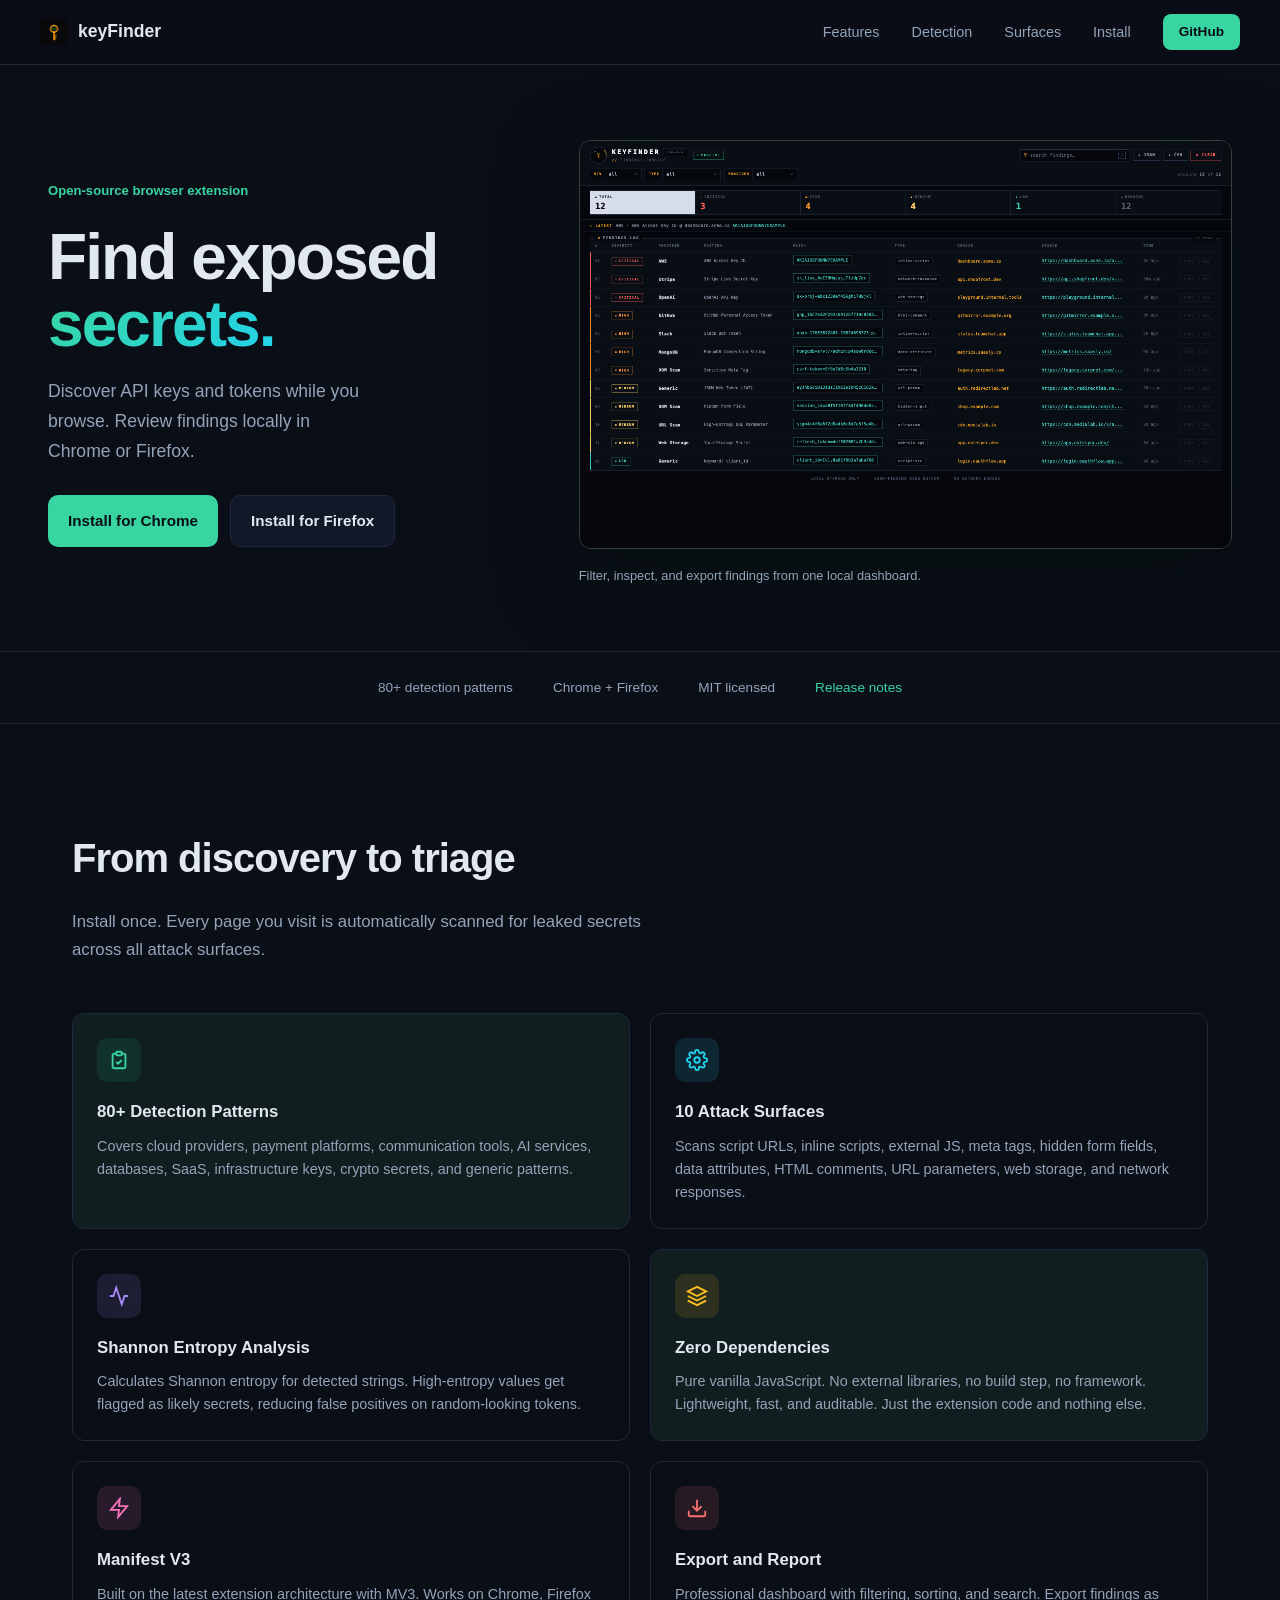
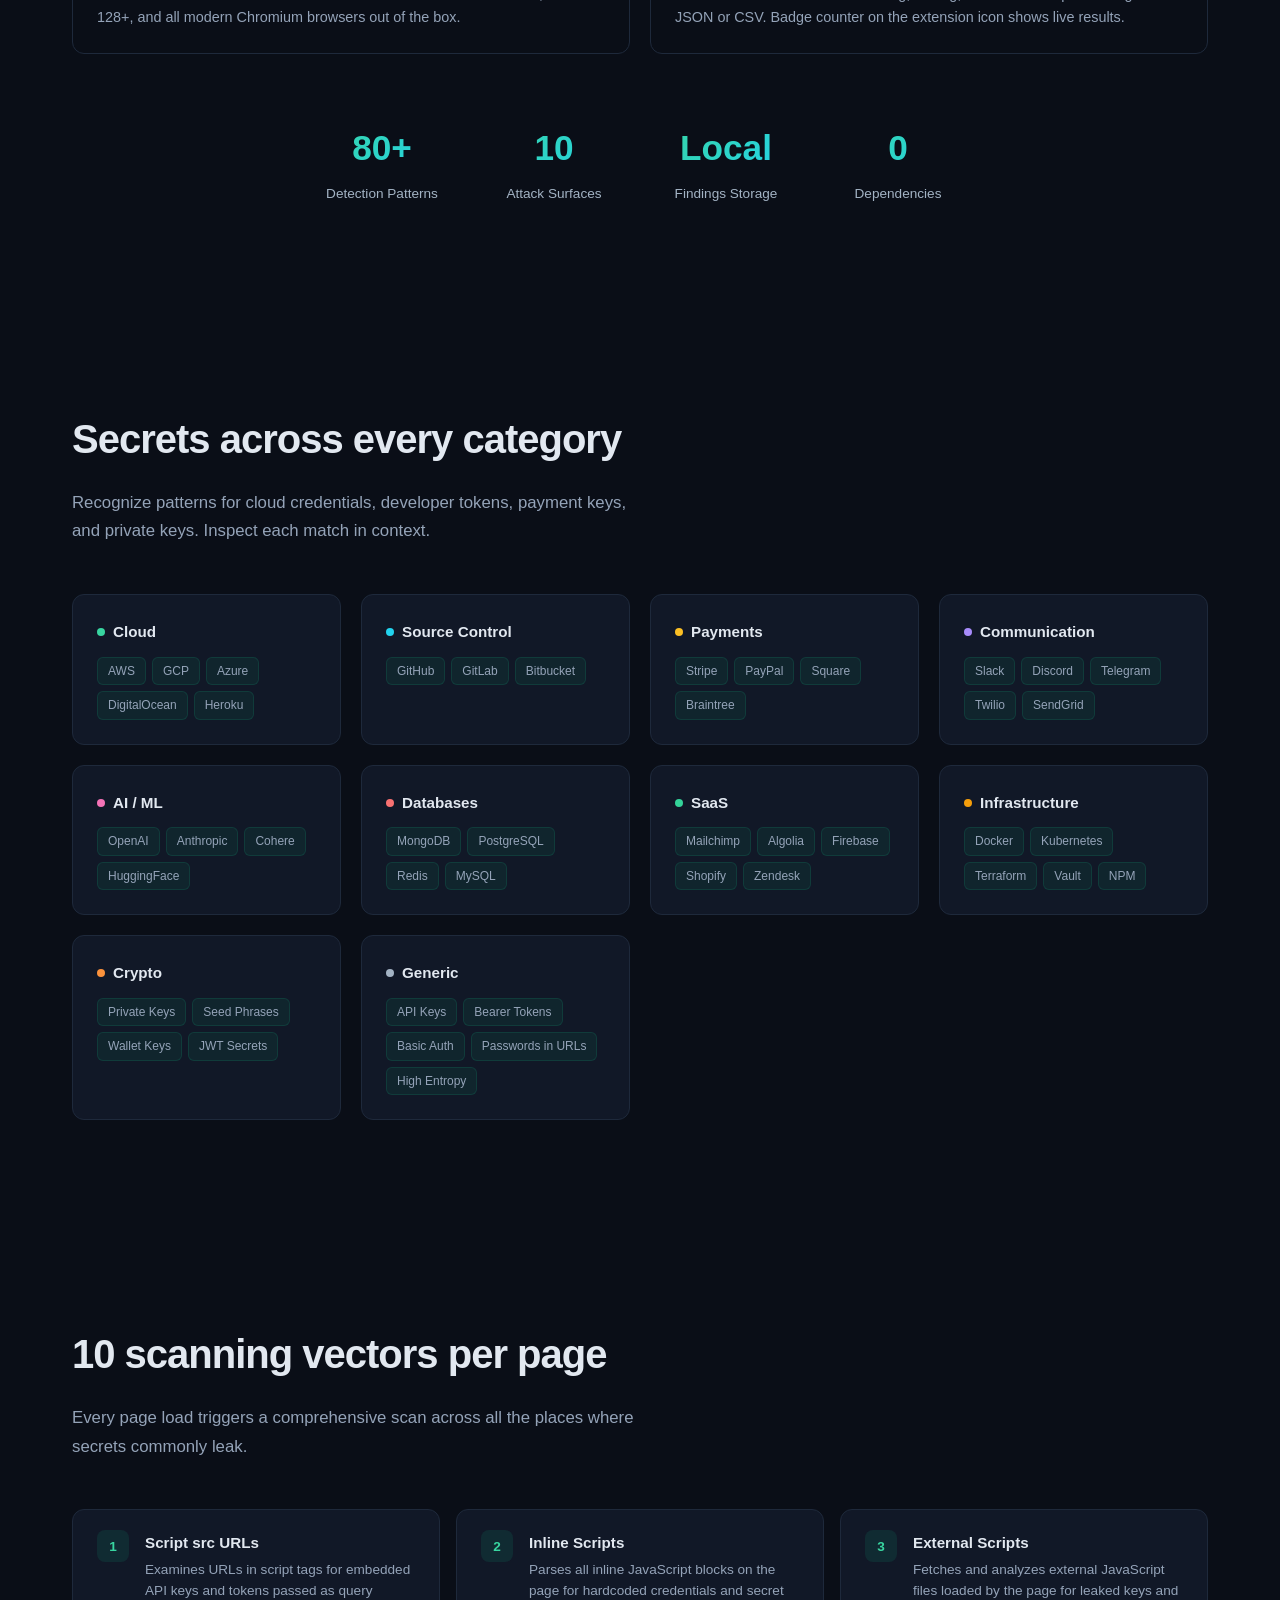
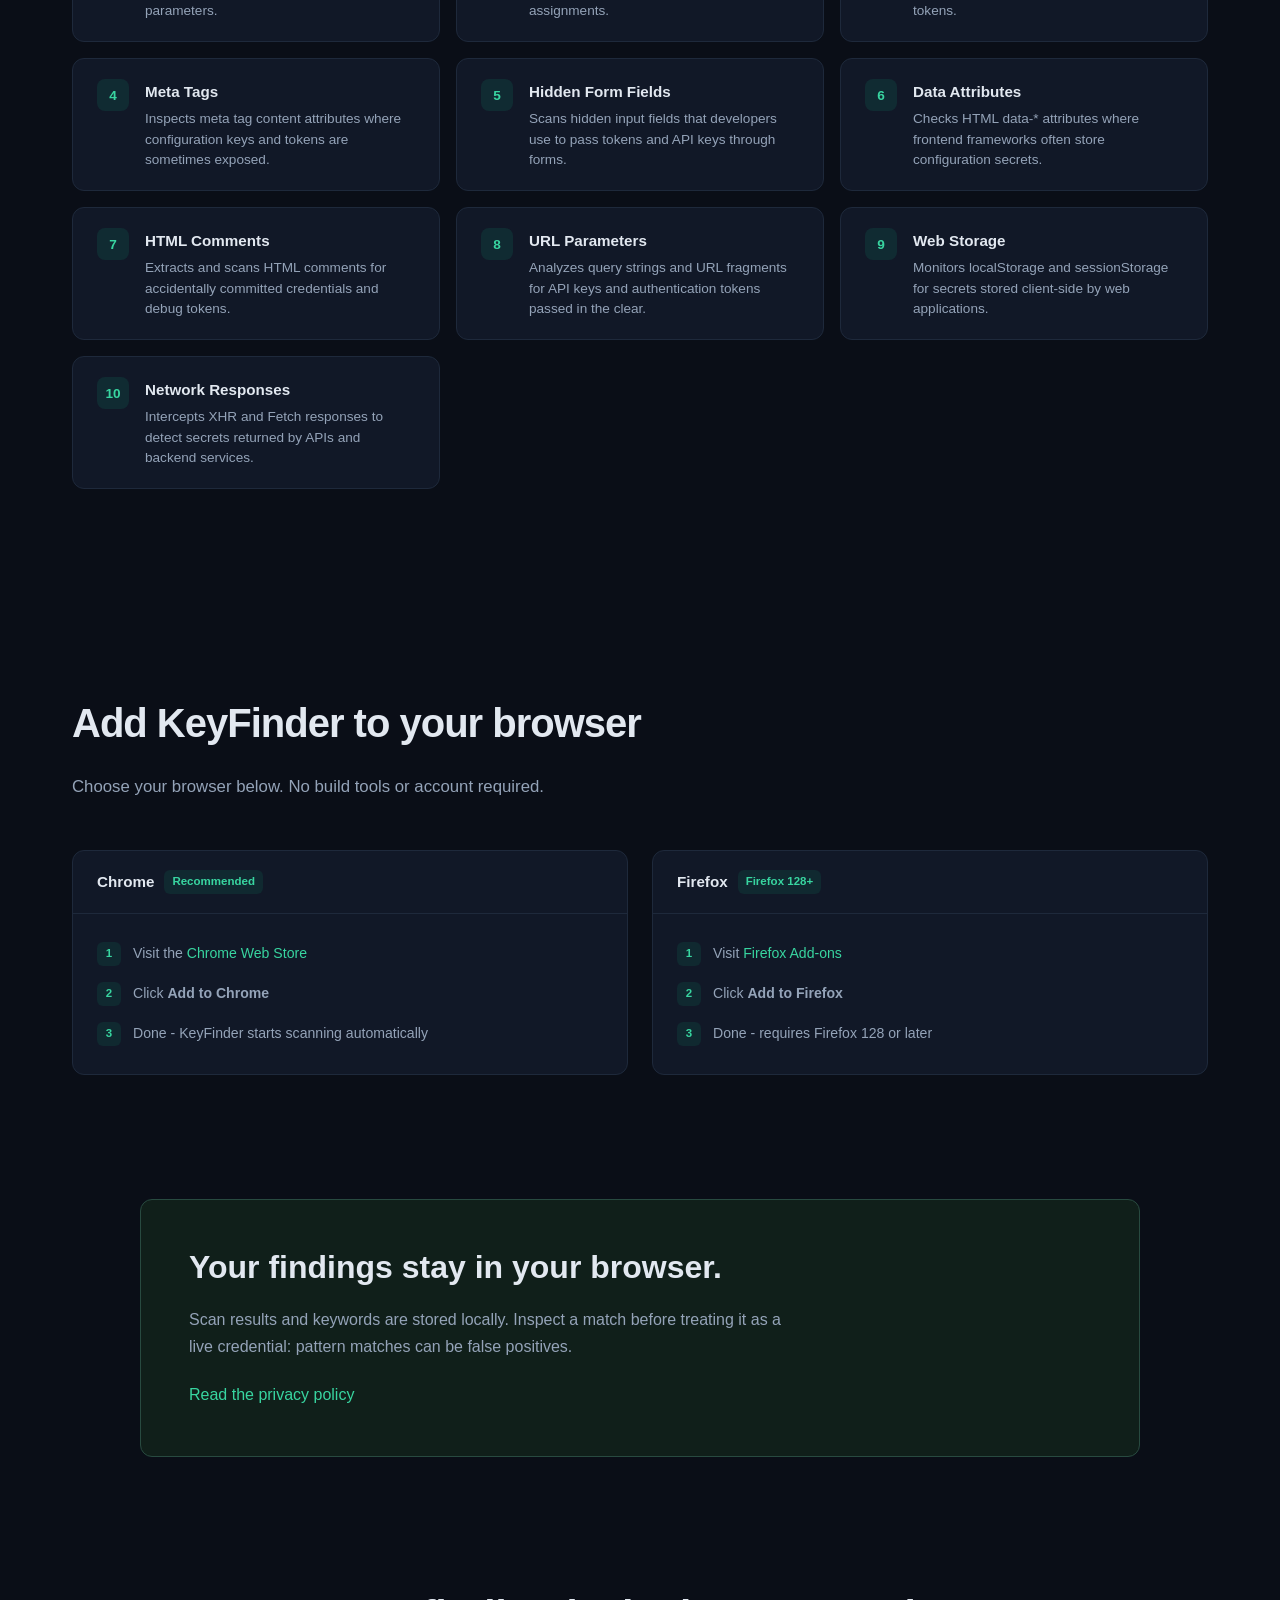
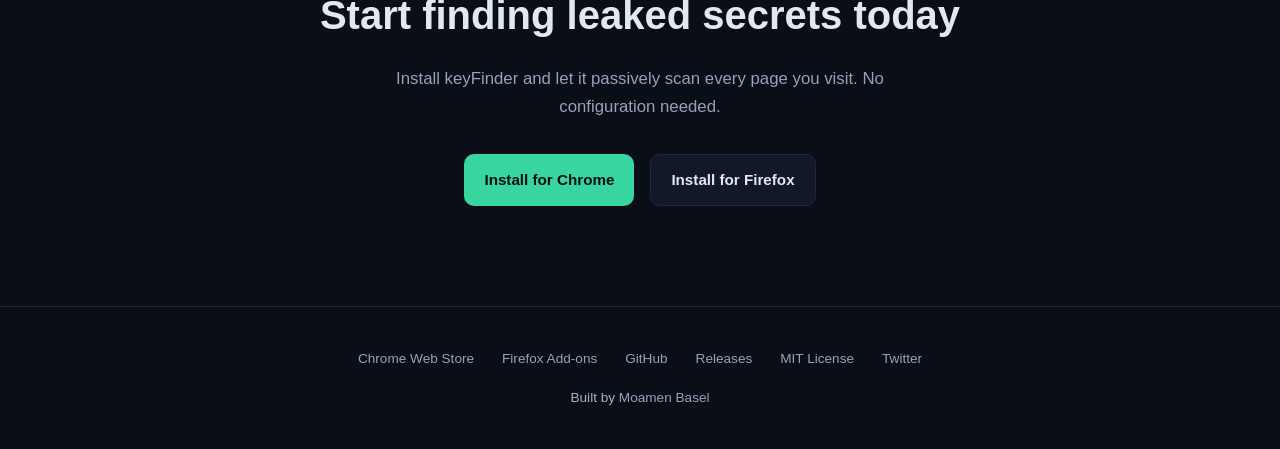
<file: index.html>
<!DOCTYPE html>
<html lang="en">
<head>
  <meta charset="UTF-8">
  <meta name="viewport" content="width=device-width, initial-scale=1.0">
  <title>keyFinder - Find Leaked API Keys, Tokens & Secrets in Your Browser</title>
  <meta name="description" content="Browser extension for Chrome and Firefox that passively finds leaked API keys, tokens, and secrets on every page you visit. 80+ detection patterns. 10 attack surfaces. Zero config. Manifest V3.">
  <meta name="keywords" content="browser extension secret scanner, api key finder, leaked credentials detector, secret detection, api keys, api security, chrome extension, firefox addon, bug bounty, pentesting, infosec, javascript, manifest v3, osint, reconnaissance, secrets, aws keys, cybersecurity, hacking, leaked credentials, secret scanner, security tool">
  <meta name="author" content="Moamen Basel">
  <meta name="robots" content="index, follow">
  <link rel="canonical" href="https://www.moamenbasel.com/keyFinder/">

  <!-- Open Graph -->
  <meta property="og:title" content="keyFinder - Passively Find Leaked Secrets in Your Browser">
  <meta property="og:description" content="Browser extension for Chrome and Firefox that scans every page for leaked API keys, tokens, and credentials. 80+ patterns. 10 attack surfaces. Zero config.">
  <meta property="og:type" content="website">
  <meta property="og:url" content="https://www.moamenbasel.com/keyFinder/">
  <meta property="og:image" content="https://www.moamenbasel.com/keyFinder/assets/dashboard.png">

  <!-- Twitter Card -->
  <meta name="twitter:card" content="summary_large_image">
  <meta name="twitter:site" content="@momenbassel">
  <meta name="twitter:creator" content="@momenbassel">
  <meta name="twitter:title" content="keyFinder - Passively Find Leaked Secrets in Your Browser">
  <meta name="twitter:description" content="Browser extension for Chrome and Firefox scanning every page for leaked API keys, tokens, and credentials. 80+ patterns. 10 attack surfaces. Zero config.">
  <meta name="twitter:image" content="https://www.moamenbasel.com/keyFinder/assets/dashboard.png">

  <!-- Favicon -->
  <link rel="icon" type="image/png" href="assets/icon.png">

  <!-- JSON-LD Structured Data -->
  <script type="application/ld+json">
  {
    "@context": "https://schema.org",
    "@type": "SoftwareApplication",
    "name": "keyFinder",
    "applicationCategory": "BrowserExtension",
    "operatingSystem": "Chrome, Firefox, Chromium",
    "offers": { "@type": "Offer", "price": "0", "priceCurrency": "USD" },
    "description": "Browser extension for Chrome and Firefox that passively finds leaked API keys, tokens, and secrets on every page you visit. 80+ detection patterns across 10 attack surfaces with zero configuration.",
    "url": "https://www.moamenbasel.com/keyFinder/",
    "downloadUrl": "https://github.com/momenbasel/keyFinder/releases",
    "author": { "@type": "Person", "name": "Moamen Basel", "url": "https://github.com/momenbasel" },
    "license": "https://opensource.org/licenses/MIT",
    "programmingLanguage": "JavaScript",
    "browserRequirements": "Requires Chrome, Firefox 128+, or Chromium-based browser with Manifest V3 support"
  }
  </script>

  <style>
    :root {
      --bg: #0a0e17;
      --bg-card: #111827;
      --bg-code: #0d1520;
      --border: #1e293b;
      --text: #e2e8f0;
      --text-dim: #94a3b8;
      --text-muted: #64748b;
      --accent: #10b981;
      --accent-secondary: #22d3ee;
      --accent-glow: rgba(16, 185, 129, 0.15);
      --accent-glow-secondary: rgba(34, 211, 238, 0.1);
      --green: #34d399;
      --yellow: #fbbf24;
      --purple: #a78bfa;
      --pink: #f472b6;
      --red: #f87171;
      --cyan: #22d3ee;
      --radius: 12px;
    }

    * { margin: 0; padding: 0; box-sizing: border-box; }
    html { scroll-behavior: smooth; }

    body {
      font-family: -apple-system, BlinkMacSystemFont, 'Segoe UI', Roboto, 'Helvetica Neue', sans-serif;
      background: var(--bg);
      color: var(--text);
      line-height: 1.7;
      overflow-x: hidden;
    }

    a { color: var(--accent); text-decoration: none; transition: opacity 0.2s; }
    a:hover { opacity: 0.85; }

    code, pre {
      font-family: 'SF Mono', 'Fira Code', 'JetBrains Mono', 'Cascadia Code', monospace;
    }

    /* ---- NAV ---- */
    nav {
      position: fixed; top: 0; width: 100%; z-index: 100;
      background: rgba(10, 14, 23, 0.8);
      backdrop-filter: blur(20px);
      border-bottom: 1px solid var(--border);
      padding: 0 2rem;
    }
    .nav-inner {
      max-width: 1200px; margin: 0 auto;
      display: flex; align-items: center; justify-content: space-between;
      height: 64px;
    }
    .nav-logo {
      display: flex; align-items: center; gap: 10px;
      font-weight: 700; font-size: 1.1rem; color: var(--text);
    }
    .nav-logo img { height: 28px; width: 28px; border-radius: 6px; }
    .nav-links { display: flex; gap: 2rem; align-items: center; }
    .nav-links a { color: var(--text-dim); font-size: 0.9rem; font-weight: 500; }
    .nav-links a:hover { color: var(--text); }
    .nav-links .btn-sm {
      background: var(--accent);
      color: #0a0e17;
      padding: 6px 16px;
      border-radius: 8px;
      font-weight: 600;
      font-size: 0.85rem;
    }
    .nav-links .btn-sm:hover { opacity: 0.9; }

    /* ---- HERO ---- */
    .hero {
      min-height: 100vh;
      display: flex; align-items: center; justify-content: center;
      padding: 120px 2rem 80px;
      position: relative;
      overflow: hidden;
    }
    .hero::before {
      content: '';
      position: absolute;
      top: -40%; left: 50%; transform: translateX(-50%);
      width: 800px; height: 800px;
      background: radial-gradient(circle, var(--accent-glow) 0%, transparent 70%);
      pointer-events: none;
    }
    .hero-content {
      max-width: 800px;
      text-align: center;
      position: relative; z-index: 1;
    }
    .hero-badge {
      display: inline-flex; align-items: center; gap: 8px;
      background: var(--bg-card);
      border: 1px solid var(--border);
      border-radius: 100px;
      padding: 6px 16px;
      font-size: 0.82rem;
      color: var(--text-dim);
      margin-bottom: 2rem;
    }
    .hero-badge span { color: var(--accent); font-weight: 600; }
    .hero h1 {
      font-size: clamp(2.5rem, 6vw, 4rem);
      font-weight: 800;
      line-height: 1.15;
      letter-spacing: -0.03em;
      margin-bottom: 1.25rem;
    }
    .hero h1 .gradient {
      background: linear-gradient(135deg, var(--accent), var(--accent-secondary));
      -webkit-background-clip: text;
      -webkit-text-fill-color: transparent;
      background-clip: text;
    }
    .hero p {
      font-size: 1.2rem;
      color: var(--text-dim);
      max-width: 600px;
      margin: 0 auto 2.5rem;
    }
    .hero-actions {
      display: flex; gap: 1rem; justify-content: center; flex-wrap: wrap;
    }
    .btn {
      display: inline-flex; align-items: center; gap: 8px;
      padding: 12px 28px;
      border-radius: 10px;
      font-weight: 600;
      font-size: 0.95rem;
      transition: all 0.2s;
      cursor: pointer;
      border: none;
    }
    .btn-primary {
      background: var(--accent);
      color: #0a0e17;
    }
    .btn-primary:hover { box-shadow: 0 0 30px var(--accent-glow); transform: translateY(-1px); color: #0a0e17; }
    .btn-secondary {
      background: var(--bg-card);
      color: var(--text);
      border: 1px solid var(--border);
    }
    .btn-secondary:hover { border-color: var(--text-muted); transform: translateY(-1px); }

    /* ---- SURFACES VISUAL ---- */
    .surfaces-visual {
      margin-top: 4rem;
      display: grid;
      grid-template-columns: repeat(5, 1fr);
      gap: 12px;
      max-width: 640px;
      margin-left: auto;
      margin-right: auto;
    }
    .surface-chip {
      background: var(--bg-card);
      border: 1px solid var(--border);
      border-radius: 10px;
      padding: 16px 8px;
      text-align: center;
      transition: border-color 0.3s, transform 0.2s;
    }
    .surface-chip:hover { border-color: var(--accent); transform: translateY(-2px); }
    .surface-chip .s-icon {
      font-size: 1.4rem;
      margin-bottom: 6px;
      display: block;
      color: var(--accent);
    }
    .surface-chip .s-icon svg { width: 24px; height: 24px; display: inline-block; }
    .surface-chip .s-label {
      font-size: 0.7rem;
      color: var(--text-dim);
      line-height: 1.3;
      font-weight: 500;
    }

    /* ---- SECTIONS ---- */
    section {
      padding: 100px 2rem;
      max-width: 1200px;
      margin: 0 auto;
    }
    .section-label {
      text-transform: uppercase;
      font-size: 0.78rem;
      font-weight: 700;
      letter-spacing: 0.1em;
      color: var(--accent);
      margin-bottom: 0.75rem;
    }
    .section-title {
      font-size: clamp(1.8rem, 4vw, 2.5rem);
      font-weight: 800;
      letter-spacing: -0.02em;
      margin-bottom: 1rem;
    }
    .section-desc {
      color: var(--text-dim);
      font-size: 1.05rem;
      max-width: 600px;
      margin-bottom: 3rem;
    }

    /* ---- FEATURES GRID ---- */
    .features-grid {
      display: grid;
      grid-template-columns: repeat(auto-fit, minmax(320px, 1fr));
      gap: 1.25rem;
    }
    .feature-card {
      background: var(--bg-card);
      border: 1px solid var(--border);
      border-radius: var(--radius);
      padding: 28px;
      transition: border-color 0.3s, transform 0.2s;
    }
    .feature-card:hover { border-color: var(--accent); transform: translateY(-2px); }
    .feature-icon {
      width: 44px; height: 44px;
      border-radius: 10px;
      display: flex; align-items: center; justify-content: center;
      font-size: 1.3rem;
      margin-bottom: 16px;
    }
    .feature-icon.emerald { background: rgba(16, 185, 129, 0.12); color: var(--accent); }
    .feature-icon.cyan { background: rgba(34, 211, 238, 0.12); color: var(--cyan); }
    .feature-icon.purple { background: rgba(167, 139, 250, 0.12); color: var(--purple); }
    .feature-icon.yellow { background: rgba(251, 191, 36, 0.12); color: var(--yellow); }
    .feature-icon.pink { background: rgba(244, 114, 182, 0.12); color: var(--pink); }
    .feature-icon.red { background: rgba(248, 113, 113, 0.12); color: var(--red); }
    .feature-card h3 {
      font-size: 1.05rem; font-weight: 700;
      margin-bottom: 8px;
    }
    .feature-card p {
      color: var(--text-dim); font-size: 0.9rem; line-height: 1.6;
    }

    /* ---- DETECTION COVERAGE ---- */
    .detection-grid {
      display: grid;
      grid-template-columns: repeat(auto-fit, minmax(260px, 1fr));
      gap: 1.25rem;
    }
    .detection-card {
      background: var(--bg-card);
      border: 1px solid var(--border);
      border-radius: var(--radius);
      padding: 24px;
      transition: border-color 0.3s;
    }
    .detection-card:hover { border-color: var(--accent); }
    .detection-card h4 {
      font-size: 0.95rem;
      font-weight: 700;
      margin-bottom: 12px;
      display: flex;
      align-items: center;
      gap: 8px;
    }
    .detection-card h4 .d-dot {
      width: 8px; height: 8px;
      border-radius: 50%;
      flex-shrink: 0;
    }
    .detection-card .providers-list {
      display: flex;
      flex-wrap: wrap;
      gap: 6px;
    }
    .detection-card .prov-tag {
      display: inline-block;
      background: rgba(16, 185, 129, 0.08);
      border: 1px solid rgba(16, 185, 129, 0.15);
      color: var(--text-dim);
      padding: 3px 10px;
      border-radius: 6px;
      font-size: 0.75rem;
      font-weight: 500;
    }

    /* ---- ATTACK SURFACES ---- */
    .surfaces-list {
      display: grid;
      grid-template-columns: repeat(auto-fit, minmax(340px, 1fr));
      gap: 1rem;
    }
    .surface-item {
      display: flex;
      align-items: flex-start;
      gap: 16px;
      background: var(--bg-card);
      border: 1px solid var(--border);
      border-radius: var(--radius);
      padding: 20px 24px;
      transition: border-color 0.3s;
    }
    .surface-item:hover { border-color: var(--accent); }
    .surface-num {
      flex-shrink: 0;
      width: 32px; height: 32px;
      border-radius: 8px;
      background: rgba(16, 185, 129, 0.12);
      color: var(--accent);
      display: flex; align-items: center; justify-content: center;
      font-weight: 700;
      font-size: 0.85rem;
    }
    .surface-item h4 {
      font-size: 0.95rem;
      font-weight: 700;
      margin-bottom: 4px;
    }
    .surface-item p {
      color: var(--text-dim);
      font-size: 0.85rem;
      line-height: 1.5;
    }

    /* ---- INSTALL SECTION ---- */
    .install-grid {
      display: grid;
      grid-template-columns: repeat(auto-fit, minmax(340px, 1fr));
      gap: 1.5rem;
    }
    .install-card {
      background: var(--bg-card);
      border: 1px solid var(--border);
      border-radius: var(--radius);
      overflow: hidden;
    }
    .install-header {
      padding: 18px 24px;
      border-bottom: 1px solid var(--border);
      font-weight: 700;
      font-size: 0.95rem;
      display: flex;
      align-items: center;
      gap: 10px;
    }
    .install-header .tag {
      display: inline-block;
      background: rgba(16, 185, 129, 0.1);
      color: var(--accent);
      padding: 2px 8px;
      border-radius: 6px;
      font-size: 0.72rem;
      font-weight: 600;
    }
    .install-body {
      padding: 20px 24px;
    }
    .install-step {
      display: flex;
      gap: 12px;
      padding: 8px 0;
      align-items: flex-start;
    }
    .install-step .step-num {
      flex-shrink: 0;
      width: 24px; height: 24px;
      border-radius: 6px;
      background: rgba(16, 185, 129, 0.1);
      color: var(--accent);
      display: flex; align-items: center; justify-content: center;
      font-weight: 700;
      font-size: 0.72rem;
    }
    .install-step .step-text {
      color: var(--text-dim);
      font-size: 0.88rem;
      line-height: 1.6;
    }
    .install-step .step-text code {
      background: var(--bg-code);
      border: 1px solid var(--border);
      padding: 1px 6px;
      border-radius: 4px;
      font-size: 0.82rem;
      color: var(--text);
    }

    /* ---- STATS ---- */
    .stats-row {
      display: flex; gap: 2rem; justify-content: center; flex-wrap: wrap;
      margin-top: 4rem;
    }
    .stat {
      text-align: center;
      min-width: 140px;
    }
    .stat-val {
      font-size: 2.2rem;
      font-weight: 800;
      background: linear-gradient(135deg, var(--accent), var(--accent-secondary));
      -webkit-background-clip: text;
      -webkit-text-fill-color: transparent;
      background-clip: text;
    }
    .stat-label {
      font-size: 0.85rem;
      color: var(--text-muted);
      margin-top: 4px;
    }

    /* ---- CTA ---- */
    .cta {
      text-align: center;
      padding: 100px 2rem;
      position: relative;
    }
    .cta::before {
      content: '';
      position: absolute;
      bottom: 0; left: 50%; transform: translateX(-50%);
      width: 600px; height: 400px;
      background: radial-gradient(circle, var(--accent-glow) 0%, transparent 70%);
      pointer-events: none;
    }
    .cta h2 {
      font-size: clamp(1.8rem, 4vw, 2.5rem);
      font-weight: 800;
      margin-bottom: 1rem;
    }
    .cta p {
      color: var(--text-dim);
      font-size: 1.05rem;
      max-width: 500px;
      margin: 0 auto 2rem;
    }

    /* ---- FOOTER ---- */
    footer {
      border-top: 1px solid var(--border);
      padding: 40px 2rem;
      text-align: center;
      color: var(--text-muted);
      font-size: 0.85rem;
    }
    footer a { color: var(--text-dim); }
    .footer-links {
      display: flex; gap: 2rem; justify-content: center;
      margin-bottom: 1rem;
    }

    /* ---- RESPONSIVE ---- */
    @media (max-width: 768px) {
      .nav-links a:not(.btn-sm) { display: none; }
      .features-grid { grid-template-columns: 1fr; }
      .detection-grid { grid-template-columns: 1fr; }
      .surfaces-list { grid-template-columns: 1fr; }
      .install-grid { grid-template-columns: 1fr; }
      .surfaces-visual { grid-template-columns: repeat(3, 1fr); }
      section { padding: 60px 1.25rem; }
    }
    @media (max-width: 480px) {
      .surfaces-visual { grid-template-columns: repeat(2, 1fr); }
    }

    /* ---- ANIMATIONS ---- */
    @keyframes fadeUp {
      from { opacity: 0; transform: translateY(20px); }
      to { opacity: 1; transform: translateY(0); }
    }
    .animate {
      opacity: 0;
      animation: fadeUp 0.6s ease forwards;
    }
    .animate.d1 { animation-delay: 0.1s; }
    .animate.d2 { animation-delay: 0.2s; }
    .animate.d3 { animation-delay: 0.3s; }
    .animate.d4 { animation-delay: 0.4s; }
  </style>
  <link rel="stylesheet" href="refresh.css">
  <noscript><style>nav{position:static}.nav-inner{height:auto;min-height:64px;flex-wrap:wrap;padding-block:12px;gap:16px}.menu-toggle{display:none}.nav-links{display:flex;position:static;flex-wrap:wrap;padding:0;background:none;border:0}.nav-links a:not(.btn-sm){display:block}</style></noscript>
</head>
<body>
  <a class="skip-link" href="#main">Skip to content</a>

  <!-- NAV -->
  <nav aria-label="Main navigation">
    <div class="nav-inner">
      <a href="#" class="nav-logo">
        <img src="assets/icon.png" alt="keyFinder">
        keyFinder
      </a>
      <button class="menu-toggle" type="button" aria-expanded="false" aria-controls="site-navigation">Menu</button>
      <div class="nav-links" id="site-navigation">
        <a href="#features">Features</a>
        <a href="#detection">Detection</a>
        <a href="#surfaces">Surfaces</a>
        <a href="#install">Install</a>
        <a href="https://github.com/momenbasel/keyFinder" class="btn-sm">GitHub</a>
      </div>
    </div>
  </nav>

  <main id="main" tabindex="-1">
  <section class="hero">
    <div class="hero-content">
      <p class="hero-kicker">Open-source browser extension</p>
      <h1>Find exposed<br><span class="gradient">secrets.</span></h1>
      <p>Discover API keys and tokens while you browse. Review findings locally in Chrome or Firefox.</p>
      <div class="hero-actions">
        <a href="https://chromewebstore.google.com/detail/keyfinder/oogbljkilkfgdlkbmajlolpanilnnkim" class="btn btn-primary">Install for Chrome</a>
        <a href="https://addons.mozilla.org/en-US/firefox/addon/keyfinder-original/" class="btn btn-secondary">Install for Firefox</a>
      </div>
    </div>
    <figure class="hero-preview">
      <a href="assets/dashboard.png" aria-label="View full KeyFinder dashboard screenshot"><img src="assets/dashboard.png" width="1280" height="800" alt="KeyFinder findings dashboard with severity filters, search, and export controls" fetchpriority="high"></a>
      <figcaption>Filter, inspect, and export findings from one local dashboard.</figcaption>
    </figure>
  </section>
  <div class="product-facts" aria-label="Product details"><span>80+ detection patterns</span><span>Chrome + Firefox</span><span>MIT licensed</span><a href="https://github.com/momenbasel/keyFinder/releases/latest">Release notes</a></div>

  <!-- FEATURES -->
  <section id="features">
    <div class="section-label">Features</div>
    <h2 class="section-title">From discovery to triage</h2>
    <p class="section-desc">Install once. Every page you visit is automatically scanned for leaked secrets across all attack surfaces.</p>
    <div class="features-grid">
      <div class="feature-card">
        <div class="feature-icon emerald">
          <svg width="22" height="22" fill="none" stroke="currentColor" stroke-width="2" viewBox="0 0 24 24"><path d="M9 5H7a2 2 0 00-2 2v12a2 2 0 002 2h10a2 2 0 002-2V7a2 2 0 00-2-2h-2"/><rect x="9" y="3" width="6" height="4" rx="1"/><path d="M9 14l2 2 4-4"/></svg>
        </div>
        <h3>80+ Detection Patterns</h3>
        <p>Covers cloud providers, payment platforms, communication tools, AI services, databases, SaaS, infrastructure keys, crypto secrets, and generic patterns.</p>
      </div>
      <div class="feature-card">
        <div class="feature-icon cyan">
          <svg width="22" height="22" fill="none" stroke="currentColor" stroke-width="2" viewBox="0 0 24 24"><circle cx="12" cy="12" r="3"/><path d="M19.4 15a1.65 1.65 0 00.33 1.82l.06.06a2 2 0 010 2.83 2 2 0 01-2.83 0l-.06-.06a1.65 1.65 0 00-1.82-.33 1.65 1.65 0 00-1 1.51V21a2 2 0 01-4 0v-.09A1.65 1.65 0 009 19.4a1.65 1.65 0 00-1.82.33l-.06.06a2 2 0 01-2.83 0 2 2 0 010-2.83l.06-.06A1.65 1.65 0 004.68 15a1.65 1.65 0 00-1.51-1H3a2 2 0 010-4h.09A1.65 1.65 0 004.6 9a1.65 1.65 0 00-.33-1.82l-.06-.06a2 2 0 012.83-2.83l.06.06a1.65 1.65 0 001.82.33H9a1.65 1.65 0 001-1.51V3a2 2 0 014 0v.09a1.65 1.65 0 001 1.51 1.65 1.65 0 001.82-.33l.06-.06a2 2 0 012.83 2.83l-.06.06a1.65 1.65 0 00-.33 1.82V9a1.65 1.65 0 001.51 1H21a2 2 0 010 4h-.09a1.65 1.65 0 00-1.51 1z"/></svg>
        </div>
        <h3>10 Attack Surfaces</h3>
        <p>Scans script URLs, inline scripts, external JS, meta tags, hidden form fields, data attributes, HTML comments, URL parameters, web storage, and network responses.</p>
      </div>
      <div class="feature-card">
        <div class="feature-icon purple">
          <svg width="22" height="22" fill="none" stroke="currentColor" stroke-width="2" viewBox="0 0 24 24"><path d="M22 12h-4l-3 9L9 3l-3 9H2"/></svg>
        </div>
        <h3>Shannon Entropy Analysis</h3>
        <p>Calculates Shannon entropy for detected strings. High-entropy values get flagged as likely secrets, reducing false positives on random-looking tokens.</p>
      </div>
      <div class="feature-card">
        <div class="feature-icon yellow">
          <svg width="22" height="22" fill="none" stroke="currentColor" stroke-width="2" viewBox="0 0 24 24"><path d="M12 2L2 7l10 5 10-5-10-5zM2 17l10 5 10-5M2 12l10 5 10-5"/></svg>
        </div>
        <h3>Zero Dependencies</h3>
        <p>Pure vanilla JavaScript. No external libraries, no build step, no framework. Lightweight, fast, and auditable. Just the extension code and nothing else.</p>
      </div>
      <div class="feature-card">
        <div class="feature-icon pink">
          <svg width="22" height="22" fill="none" stroke="currentColor" stroke-width="2" viewBox="0 0 24 24"><path d="M13 2L3 14h9l-1 8 10-12h-9l1-8z"/></svg>
        </div>
        <h3>Manifest V3</h3>
        <p>Built on the latest extension architecture with MV3. Works on Chrome, Firefox 128+, and all modern Chromium browsers out of the box.</p>
      </div>
      <div class="feature-card">
        <div class="feature-icon red">
          <svg width="22" height="22" fill="none" stroke="currentColor" stroke-width="2" viewBox="0 0 24 24"><path d="M21 15v4a2 2 0 01-2 2H5a2 2 0 01-2-2v-4"/><polyline points="7 10 12 15 17 10"/><line x1="12" y1="15" x2="12" y2="3"/></svg>
        </div>
        <h3>Export and Report</h3>
        <p>Professional dashboard with filtering, sorting, and search. Export findings as JSON or CSV. Badge counter on the extension icon shows live results.</p>
      </div>
    </div>

    <div class="stats-row">
      <div class="stat">
        <div class="stat-val">80+</div>
        <div class="stat-label">Detection Patterns</div>
      </div>
      <div class="stat">
        <div class="stat-val">10</div>
        <div class="stat-label">Attack Surfaces</div>
      </div>
      <div class="stat">
        <div class="stat-val">Local</div>
        <div class="stat-label">Findings Storage</div>
      </div>
      <div class="stat">
        <div class="stat-val">0</div>
        <div class="stat-label">Dependencies</div>
      </div>
    </div>
  </section>

  <!-- DETECTION COVERAGE -->
  <section id="detection">
    <div class="section-label">Detection Coverage</div>
    <h2 class="section-title">Secrets across every category</h2>
    <p class="section-desc">Recognize patterns for cloud credentials, developer tokens, payment keys, and private keys. Inspect each match in context.</p>
    <div class="detection-grid">
      <div class="detection-card">
        <h4><span class="d-dot" style="background: var(--accent)"></span>Cloud</h4>
        <div class="providers-list">
          <span class="prov-tag">AWS</span>
          <span class="prov-tag">GCP</span>
          <span class="prov-tag">Azure</span>
          <span class="prov-tag">DigitalOcean</span>
          <span class="prov-tag">Heroku</span>
        </div>
      </div>
      <div class="detection-card">
        <h4><span class="d-dot" style="background: var(--cyan)"></span>Source Control</h4>
        <div class="providers-list">
          <span class="prov-tag">GitHub</span>
          <span class="prov-tag">GitLab</span>
          <span class="prov-tag">Bitbucket</span>
        </div>
      </div>
      <div class="detection-card">
        <h4><span class="d-dot" style="background: var(--yellow)"></span>Payments</h4>
        <div class="providers-list">
          <span class="prov-tag">Stripe</span>
          <span class="prov-tag">PayPal</span>
          <span class="prov-tag">Square</span>
          <span class="prov-tag">Braintree</span>
        </div>
      </div>
      <div class="detection-card">
        <h4><span class="d-dot" style="background: var(--purple)"></span>Communication</h4>
        <div class="providers-list">
          <span class="prov-tag">Slack</span>
          <span class="prov-tag">Discord</span>
          <span class="prov-tag">Telegram</span>
          <span class="prov-tag">Twilio</span>
          <span class="prov-tag">SendGrid</span>
        </div>
      </div>
      <div class="detection-card">
        <h4><span class="d-dot" style="background: var(--pink)"></span>AI / ML</h4>
        <div class="providers-list">
          <span class="prov-tag">OpenAI</span>
          <span class="prov-tag">Anthropic</span>
          <span class="prov-tag">Cohere</span>
          <span class="prov-tag">HuggingFace</span>
        </div>
      </div>
      <div class="detection-card">
        <h4><span class="d-dot" style="background: var(--red)"></span>Databases</h4>
        <div class="providers-list">
          <span class="prov-tag">MongoDB</span>
          <span class="prov-tag">PostgreSQL</span>
          <span class="prov-tag">Redis</span>
          <span class="prov-tag">MySQL</span>
        </div>
      </div>
      <div class="detection-card">
        <h4><span class="d-dot" style="background: var(--green)"></span>SaaS</h4>
        <div class="providers-list">
          <span class="prov-tag">Mailchimp</span>
          <span class="prov-tag">Algolia</span>
          <span class="prov-tag">Firebase</span>
          <span class="prov-tag">Shopify</span>
          <span class="prov-tag">Zendesk</span>
        </div>
      </div>
      <div class="detection-card">
        <h4><span class="d-dot" style="background: #f59e0b"></span>Infrastructure</h4>
        <div class="providers-list">
          <span class="prov-tag">Docker</span>
          <span class="prov-tag">Kubernetes</span>
          <span class="prov-tag">Terraform</span>
          <span class="prov-tag">Vault</span>
          <span class="prov-tag">NPM</span>
        </div>
      </div>
      <div class="detection-card">
        <h4><span class="d-dot" style="background: #fb923c"></span>Crypto</h4>
        <div class="providers-list">
          <span class="prov-tag">Private Keys</span>
          <span class="prov-tag">Seed Phrases</span>
          <span class="prov-tag">Wallet Keys</span>
          <span class="prov-tag">JWT Secrets</span>
        </div>
      </div>
      <div class="detection-card">
        <h4><span class="d-dot" style="background: var(--text-muted)"></span>Generic</h4>
        <div class="providers-list">
          <span class="prov-tag">API Keys</span>
          <span class="prov-tag">Bearer Tokens</span>
          <span class="prov-tag">Basic Auth</span>
          <span class="prov-tag">Passwords in URLs</span>
          <span class="prov-tag">High Entropy</span>
        </div>
      </div>
    </div>
  </section>

  <!-- ATTACK SURFACES -->
  <section id="surfaces">
    <div class="section-label">Attack Surfaces</div>
    <h2 class="section-title">10 scanning vectors per page</h2>
    <p class="section-desc">Every page load triggers a comprehensive scan across all the places where secrets commonly leak.</p>
    <div class="surfaces-list">
      <div class="surface-item">
        <div class="surface-num">1</div>
        <div>
          <h4>Script src URLs</h4>
          <p>Examines URLs in script tags for embedded API keys and tokens passed as query parameters.</p>
        </div>
      </div>
      <div class="surface-item">
        <div class="surface-num">2</div>
        <div>
          <h4>Inline Scripts</h4>
          <p>Parses all inline JavaScript blocks on the page for hardcoded credentials and secret assignments.</p>
        </div>
      </div>
      <div class="surface-item">
        <div class="surface-num">3</div>
        <div>
          <h4>External Scripts</h4>
          <p>Fetches and analyzes external JavaScript files loaded by the page for leaked keys and tokens.</p>
        </div>
      </div>
      <div class="surface-item">
        <div class="surface-num">4</div>
        <div>
          <h4>Meta Tags</h4>
          <p>Inspects meta tag content attributes where configuration keys and tokens are sometimes exposed.</p>
        </div>
      </div>
      <div class="surface-item">
        <div class="surface-num">5</div>
        <div>
          <h4>Hidden Form Fields</h4>
          <p>Scans hidden input fields that developers use to pass tokens and API keys through forms.</p>
        </div>
      </div>
      <div class="surface-item">
        <div class="surface-num">6</div>
        <div>
          <h4>Data Attributes</h4>
          <p>Checks HTML data-* attributes where frontend frameworks often store configuration secrets.</p>
        </div>
      </div>
      <div class="surface-item">
        <div class="surface-num">7</div>
        <div>
          <h4>HTML Comments</h4>
          <p>Extracts and scans HTML comments for accidentally committed credentials and debug tokens.</p>
        </div>
      </div>
      <div class="surface-item">
        <div class="surface-num">8</div>
        <div>
          <h4>URL Parameters</h4>
          <p>Analyzes query strings and URL fragments for API keys and authentication tokens passed in the clear.</p>
        </div>
      </div>
      <div class="surface-item">
        <div class="surface-num">9</div>
        <div>
          <h4>Web Storage</h4>
          <p>Monitors localStorage and sessionStorage for secrets stored client-side by web applications.</p>
        </div>
      </div>
      <div class="surface-item">
        <div class="surface-num">10</div>
        <div>
          <h4>Network Responses</h4>
          <p>Intercepts XHR and Fetch responses to detect secrets returned by APIs and backend services.</p>
        </div>
      </div>
    </div>
  </section>

  <!-- INSTALLATION -->
  <section id="install">
    <div class="section-label">Installation</div>
    <h2 class="section-title">Add KeyFinder to your browser</h2>
    <p class="section-desc">Choose your browser below. No build tools or account required.</p>
    <div class="install-grid">
      <div class="install-card">
        <div class="install-header">
          Chrome
          <span class="tag">Recommended</span>
        </div>
        <div class="install-body">
          <div class="install-step">
            <div class="step-num">1</div>
            <div class="step-text">Visit the <a href="https://chromewebstore.google.com/detail/keyfinder/oogbljkilkfgdlkbmajlolpanilnnkim">Chrome Web Store</a></div>
          </div>
          <div class="install-step">
            <div class="step-num">2</div>
            <div class="step-text">Click <strong>Add to Chrome</strong></div>
          </div>
          <div class="install-step">
            <div class="step-num">3</div>
            <div class="step-text">Done - KeyFinder starts scanning automatically</div>
          </div>
        </div>
      </div>
      <div class="install-card">
        <div class="install-header">
          Firefox
          <span class="tag">Firefox 128+</span>
        </div>
        <div class="install-body">
          <div class="install-step">
            <div class="step-num">1</div>
            <div class="step-text">Visit <a href="https://addons.mozilla.org/en-US/firefox/addon/keyfinder-original/">Firefox Add-ons</a></div>
          </div>
          <div class="install-step">
            <div class="step-num">2</div>
            <div class="step-text">Click <strong>Add to Firefox</strong></div>
          </div>
          <div class="install-step">
            <div class="step-num">3</div>
            <div class="step-text">Done - requires Firefox 128 or later</div>
          </div>
        </div>
      </div>
    </div>
  </section>

  <section class="privacy-note" aria-labelledby="privacy-title">
    <h2 id="privacy-title">Your findings stay in your browser.</h2>
    <p>Scan results and keywords are stored locally. Inspect a match before treating it as a live credential: pattern matches can be false positives.</p>
    <a href="https://github.com/momenbasel/keyFinder/blob/master/PRIVACY.md">Read the privacy policy</a>
  </section>

  <!-- CTA -->
  <section class="cta">
    <h2>Start finding leaked secrets today</h2>
    <p>Install keyFinder and let it passively scan every page you visit. No configuration needed.</p>
    <div class="hero-actions">
      <a href="https://chromewebstore.google.com/detail/keyfinder/oogbljkilkfgdlkbmajlolpanilnnkim" class="btn btn-primary">
        Install for Chrome
      </a>
      <a href="https://addons.mozilla.org/en-US/firefox/addon/keyfinder-original/" class="btn btn-secondary">
        Install for Firefox
      </a>
    </div>
  </section>

  </main>
  <!-- FOOTER -->
  <footer>
    <div class="footer-links">
      <a href="https://chromewebstore.google.com/detail/keyfinder/oogbljkilkfgdlkbmajlolpanilnnkim">Chrome Web Store</a>
      <a href="https://addons.mozilla.org/en-US/firefox/addon/keyfinder-original/">Firefox Add-ons</a>
      <a href="https://github.com/momenbasel/keyFinder">GitHub</a>
      <a href="https://github.com/momenbasel/keyFinder/releases">Releases</a>
      <a href="https://github.com/momenbasel/keyFinder/blob/master/LICENSE">MIT License</a>
      <a href="https://twitter.com/momenbassel">Twitter</a>
    </div>
    <p>Built by <a href="https://github.com/momenbasel">Moamen Basel</a></p>
  </footer>

  <script src="site.js" defer></script>
</body>
</html>
</file>
<file: refresh.css>
:root { --text-muted: #a3b3c4; --accent: #38d5a0; }
html { scroll-padding-top: 90px; }
body { overflow-x: visible; }
a:focus-visible, button:focus-visible { outline: 3px solid var(--accent); outline-offset: 5px; }
.skip-link { position: fixed; left: 20px; top: -80px; z-index: 200; background: var(--accent); color: #08130f; padding: 12px 20px; border-radius: 8px; }
.skip-link:focus { top: 12px; }
.menu-toggle { display: none; border: 1px solid var(--border); border-radius: 8px; padding: 10px 16px; background: var(--bg-card); color: var(--text); font: inherit; }
.hero { min-height: auto; max-width: 1440px; margin: 0 auto; padding: 140px 48px 64px; display: grid; grid-template-columns: .85fr 1.15fr; gap: 48px; }
.hero::before { display: none; }
.hero-content { min-width: 0; text-align: left; }
.hero h1 { font-size: clamp(2.8rem, 5vw, 4.5rem); line-height: 1.04; }
.hero p { font-size: 1.1rem; margin: 0 0 28px; max-width: 33ch; }
.hero .hero-kicker { color: var(--accent); font-size: .82rem; margin-bottom: 22px; font-weight: 650; }
.hero .hero-actions { justify-content: flex-start; gap: 12px; }
.btn { white-space: nowrap; padding: 12px 20px; }
.hero-preview { min-width: 0; }
.hero-preview img { display: block; width: 100%; height: auto; border: 1px solid #344439; border-radius: 12px; box-shadow: 0 24px 80px #04100b88; }
.hero-preview figcaption { color: var(--text-dim); font-size: .8rem; margin-top: 16px; }
.product-facts { display: flex; flex-wrap: wrap; gap: 24px 40px; justify-content: center; padding: 24px; border-block: 1px solid var(--border); font-size: .85rem; color: var(--text-dim); }
.features-grid { grid-template-columns: repeat(2, minmax(0, 1fr)); }
.feature-card { background: transparent; padding: 24px; }
.feature-card:nth-child(3n+1) { background: #111e20; }
.section-label { display: none; }
.section-title { letter-spacing: -.025em; }
.section-desc { max-width: 62ch; }
.privacy-note { max-width: 1000px; padding: 48px; margin: 24px auto; border: 1px solid #284a40; background: #101f1a; border-radius: 12px; }
.privacy-note h2 { font-size: 2rem; line-height: 1.2; margin-bottom: 20px; }
.privacy-note p { max-width: 68ch; color: var(--text-dim); margin-bottom: 20px; }
.footer-links { flex-wrap: wrap; gap: 16px 28px; }
.animate { opacity: 1; animation: none; }
@media (max-width: 1000px) {
  .hero { gap: 28px; padding-inline: 24px; }
  .hero .hero-actions { flex-direction: column; align-items: flex-start; }
  .nav-links { gap: 20px; }
}
@media (max-width: 768px) {
  nav { padding-inline: 20px; }
  .menu-toggle { display: block; }
  .nav-links { display: none; position: absolute; top: 64px; left: 0; right: 0; padding: 20px; background: var(--bg); border-bottom: 1px solid var(--border); }
  .nav-links.open { display: flex; flex-direction: column; align-items: stretch; }
  .nav-links a:not(.btn-sm) { display: block; padding: 8px 0; }
  .hero { grid-template-columns: 1fr; padding: 104px 20px 40px; gap: 32px; }
  .hero h1 { font-size: clamp(2.8rem, 12vw, 4.3rem); }
  .hero .hero-actions { flex-direction: row; }
  .hero p { max-width: 34ch; }
  .hero-preview figcaption { font-size: .78rem; }
  .product-facts { justify-content: flex-start; gap: 12px 24px; }
  .features-grid { grid-template-columns: 1fr; }
  .privacy-note { margin: 16px 20px; padding: 28px; }
  .privacy-note h2 { font-size: 1.6rem; }
  .btn { font-size: .85rem; }
}
@media (prefers-reduced-motion: reduce) {
  html { scroll-behavior: auto; }
  *, *::before, *::after { animation: none !important; transition: none !important; }
}

.cta::before { display: none; }
</file>
